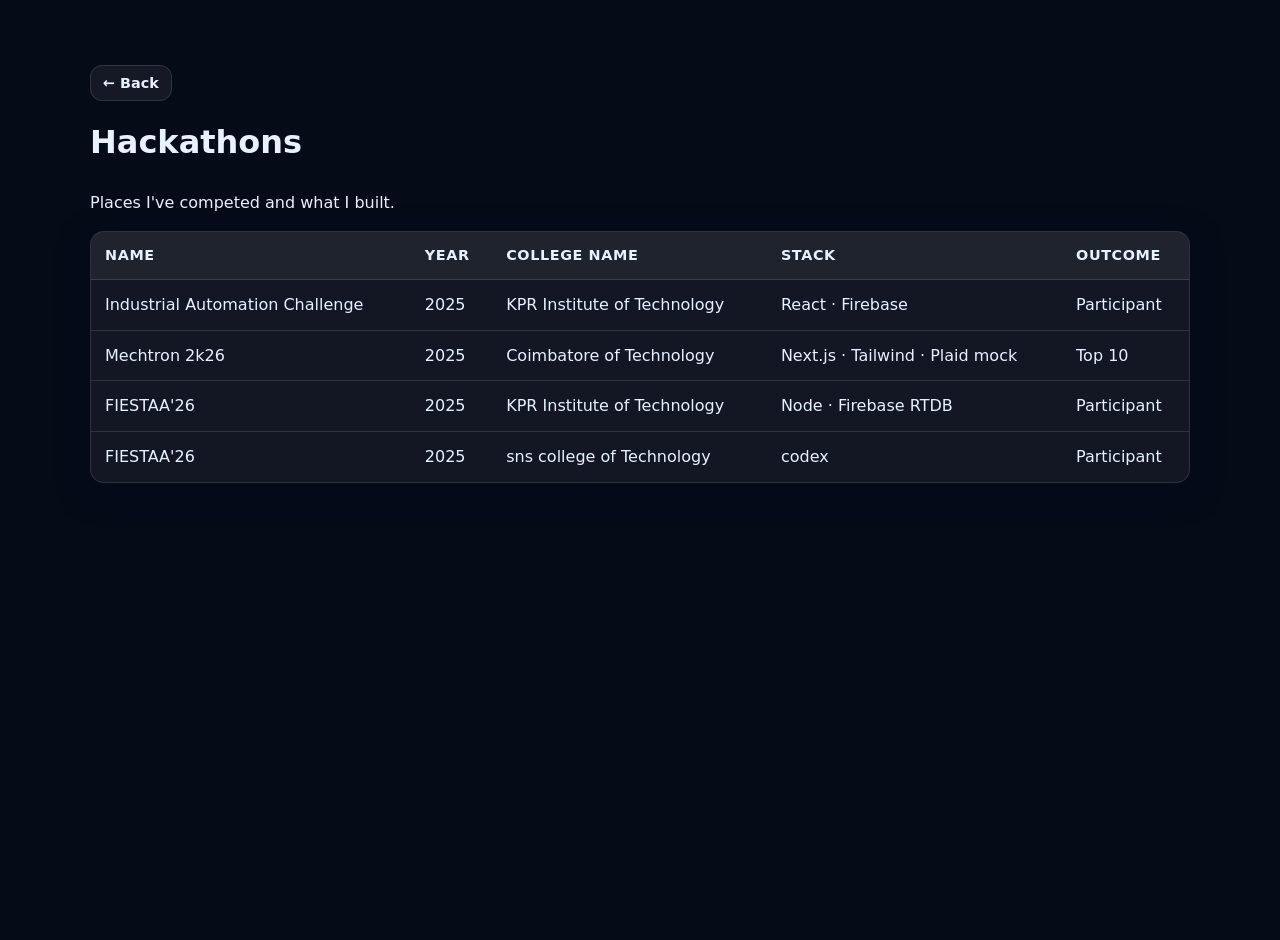
<file: od/hackathons.html>
<!DOCTYPE html>
<html lang="en">
<head>
  <meta charset="UTF-8">
  <meta name="viewport" content="width=device-width, initial-scale=1.0">
  <title>Hackathons – Abiram</title>
  <link rel="stylesheet" href="styles.css">
  <style>
    .table-wrap {
      background: var(--card);
      border: 1px solid var(--border);
      border-radius: 14px;
      overflow-x: auto;
      box-shadow: var(--shadow-soft);
    }
    table {
      width: 100%;
      border-collapse: collapse;
      color: var(--text);
      min-width: 720px;
    }
    th, td {
      padding: 12px 14px;
      border-bottom: 1px solid var(--border);
      text-align: left;
    }
    th {
      background: rgba(255,255,255,0.05);
      text-transform: uppercase;
      letter-spacing: 0.6px;
      font-size: 0.9rem;
    }
    tr:nth-child(every) { background: none; }
    tr:hover { background: rgba(255,255,255,0.03); }
  </style>
</head>
<body>
  <main style="width:min(1100px,95vw);margin:40px auto 80px;">
    <a href="index.html" class="btn btn-ghost btn-small" style="margin-bottom:14px;">← Back</a>
    <h1>Hackathons</h1>
    <p class="muted">Places I've competed and what I built.</p>

    <div class="table-wrap">
      <table>
        <thead>
          <tr>
            <th>Name</th>
            <th>Year</th>
            <th>College Name</th>
            <th>Stack</th>
            <th>Outcome</th>
          </tr>
        </thead>
        <tbody>
          <tr>
            <td>Industrial Automation Challenge</td>
            <td>2025</td>
            <td>KPR Institute of Technology</td>
            <td>React · Firebase</td>
            <td>Participant</td>
          </tr>
          <tr>
            <td>Mechtron 2k26</td>
            <td>2025</td>
            <td>Coimbatore of Technology</td>
            <td>Next.js · Tailwind · Plaid mock</td>
            <td>Top 10</td>
          </tr>
          <tr>
            <td>FIESTAA'26</td>
            <td>2025</td>
            <td>KPR Institute of Technology</td>
            <td>Node · Firebase RTDB</td>
            <td>Participant</td>
          </tr>
          <tr>
 <td>FIESTAA'26</td>
            <td>2025</td>
            <td>sns college of Technology</td>
            <td>codex </td>
            <td>Participant</td>
          </tr>
          <tr>

        </tbody>
      </table>
    </div>
  </main>
</body>
</html>
</file>
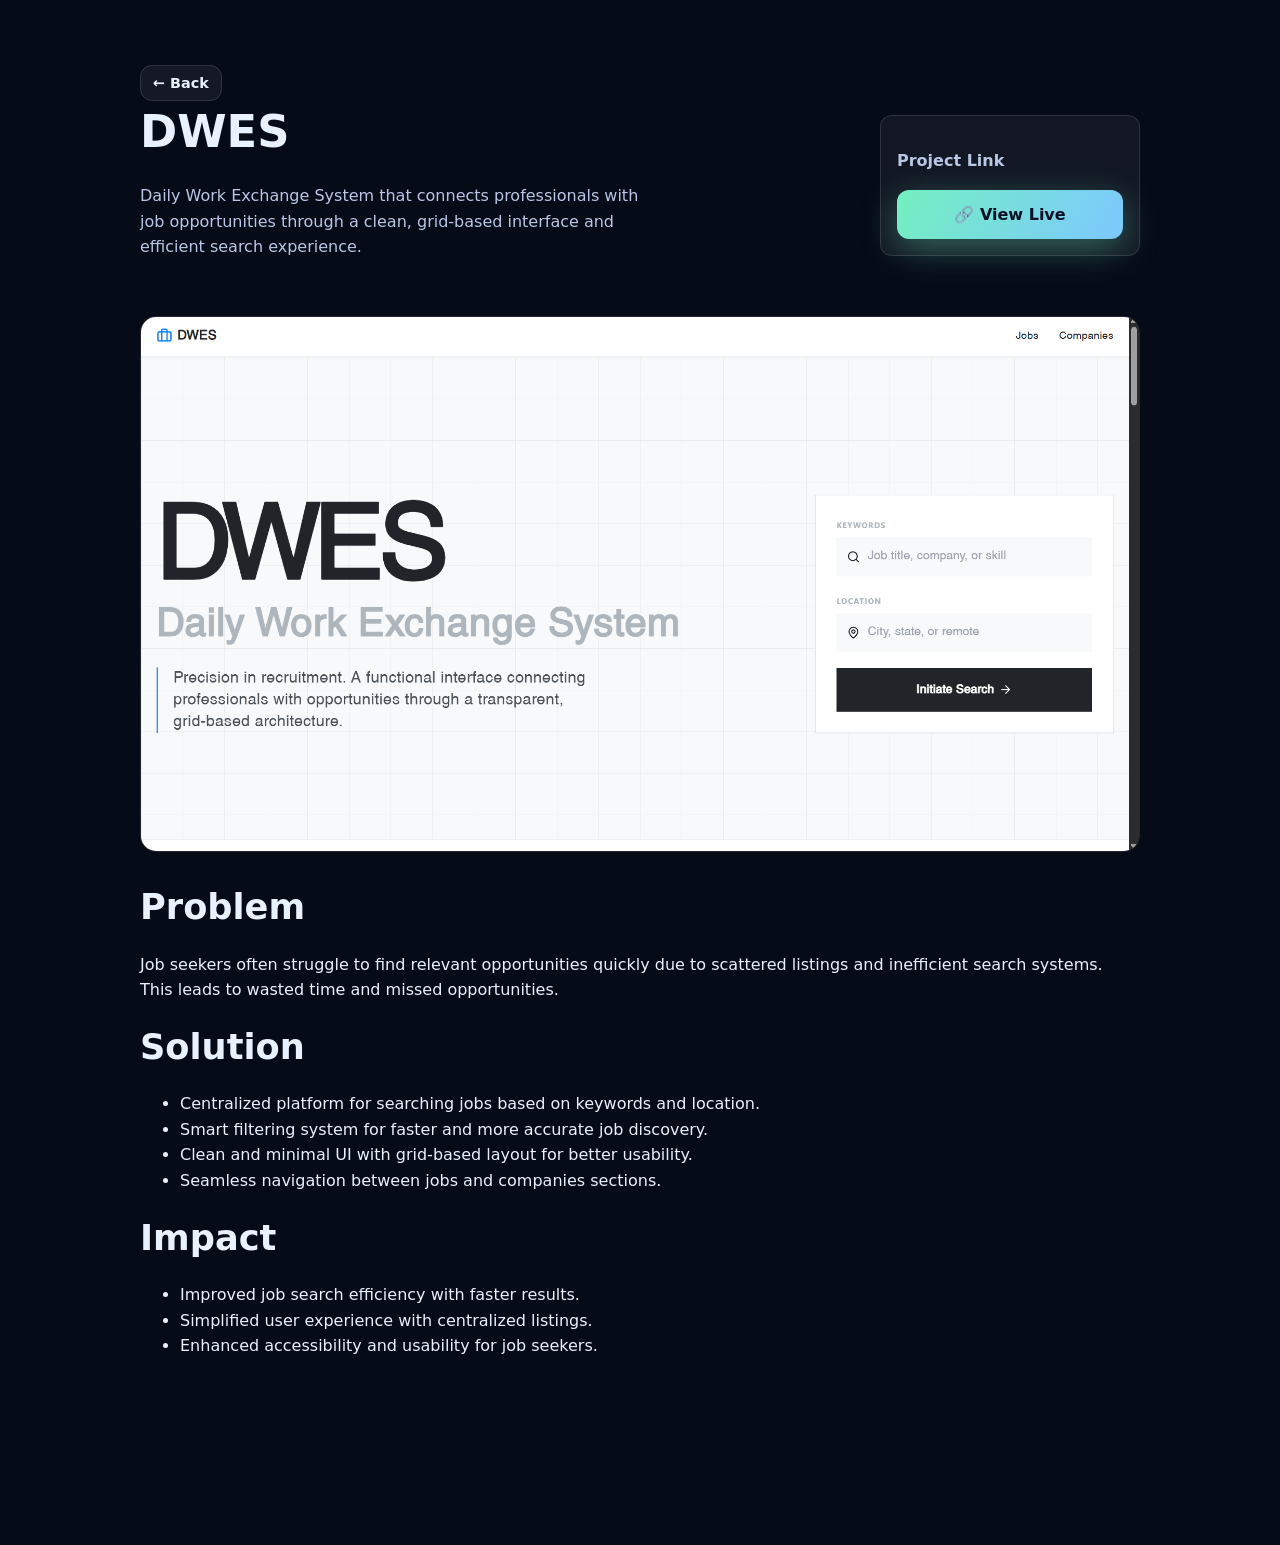
<file: od/project-dwes.html>
<!DOCTYPE html>
<html lang="en">
<head>
  <meta charset="UTF-8">
  <meta name="viewport" content="width=device-width, initial-scale=1.0">
  <title>DWES – Case Study</title>
  <link rel="stylesheet" href="styles.css">
  <style>
    .case-hero {
      display: flex;
      justify-content: space-between;
      align-items: center;
      gap: 32px;
      margin-bottom: 26px;
    }
    .case-hero h1 { margin: 0; font-size: clamp(2.2rem, 4vw, 2.8rem); }
    .case-hero p { color: var(--muted); max-width: 520px; }
    .case-card {
      background: var(--card);
      border: 1px solid var(--border);
      border-radius: 12px;
      padding: 16px;
      width: 260px;
    }
    .case-card a { display: block; text-align: center; margin-top: 10px; }
    .case-img {
      width: 100%;
      border-radius: 16px;
      border: 1px solid var(--border);
      margin: 14px 0;
      object-fit: cover;
    }
    @media(max-width:768px){
      .case-hero{flex-direction: column; align-items: flex-start;}
      .case-card{width: 100%;}
    }
  </style>
</head>
<body>
  <main style="width:min(1000px,95vw);margin:40px auto 80px;">
    <a href="projects.html" class="btn btn-ghost btn-small" style="margin-bottom:14px;">← Back</a>

    <section class="case-hero">
      <div class="hero-text">
        <h1>DWES</h1>
        <p>Daily Work Exchange System that connects professionals with job opportunities through a clean, grid-based interface and efficient search experience.</p>
      </div>
      <div class="case-card">
        <p><strong>Project Link</strong></p>
        <a href="https://ocufoq-my-site-g71odggq-abiramsureshbabu.wix-vibe.com/" target="_blank" class="btn btn-primary">🔗 View Live</a>
      </div>
    </section>

    <img class="case-img" src="images/dwes.png" alt="DWES dashboard">

    <h2>Problem</h2>
    <p>Job seekers often struggle to find relevant opportunities quickly due to scattered listings and inefficient search systems. This leads to wasted time and missed opportunities.</p>

    <h2>Solution</h2>
    <ul>
      <li>Centralized platform for searching jobs based on keywords and location.</li>
      <li>Smart filtering system for faster and more accurate job discovery.</li>
      <li>Clean and minimal UI with grid-based layout for better usability.</li>
      <li>Seamless navigation between jobs and companies sections.</li>
    </ul>

    <h2>Impact</h2>
    <ul>
      <li>Improved job search efficiency with faster results.</li>
      <li>Simplified user experience with centralized listings.</li>
      <li>Enhanced accessibility and usability for job seekers.</li>
    </ul>
  </main>
</body>
</html>
</file>
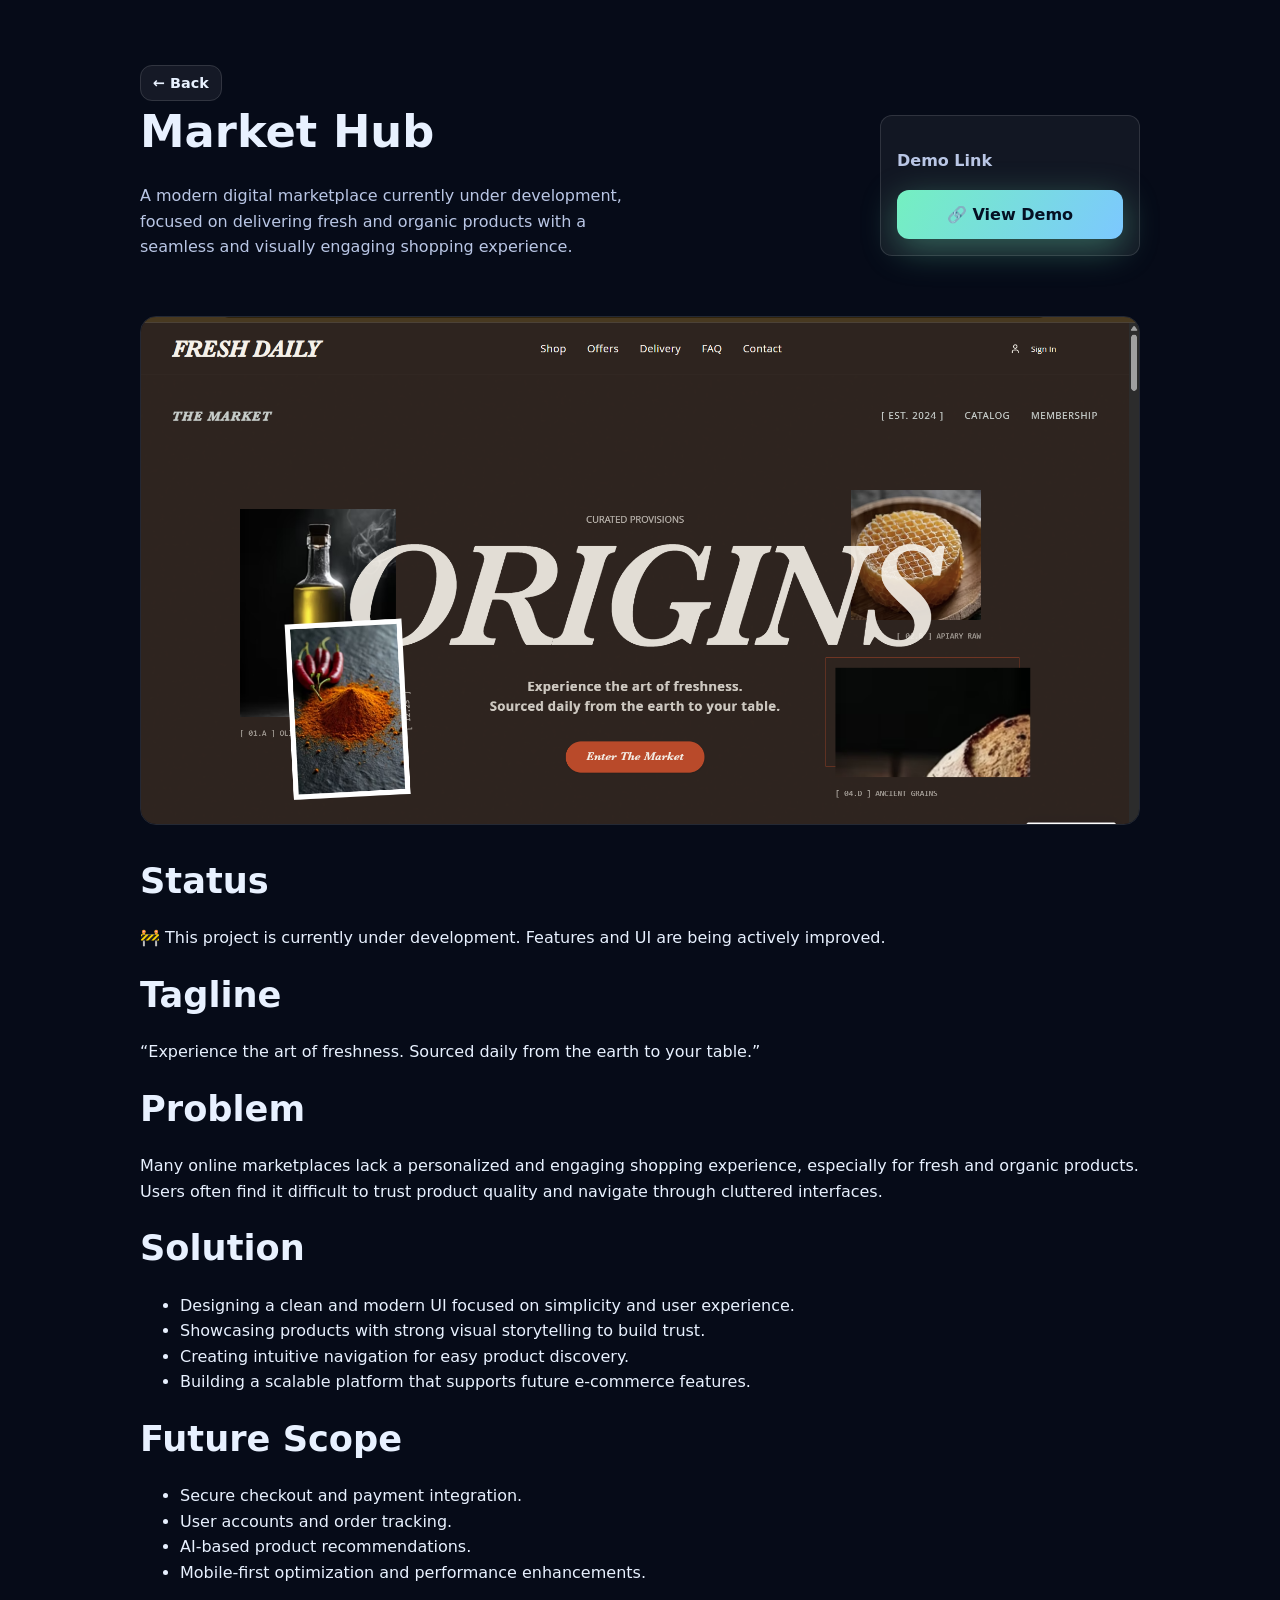
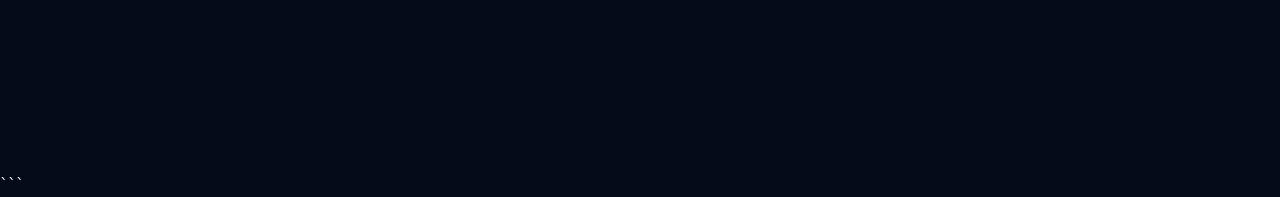
<file: od/project-market.html>
<!DOCTYPE html>
<html lang="en">
<head>
  <meta charset="UTF-8">
  <meta name="viewport" content="width=device-width, initial-scale=1.0">
  <title>Market Hub – Case Study</title>
  <link rel="stylesheet" href="styles.css">
  <style>
    .case-hero {
      display: flex;
      justify-content: space-between;
      align-items: center;
      gap: 32px;
      margin-bottom: 26px;
    }
    .case-hero h1 { margin: 0; font-size: clamp(2.2rem, 4vw, 2.8rem); }
    .case-hero p { color: var(--muted); max-width: 520px; }
    .case-card {
      background: var(--card);
      border: 1px solid var(--border);
      border-radius: 12px;
      padding: 16px;
      width: 260px;
    }
    .case-card a { display: block; text-align: center; margin-top: 10px; }
    .case-img {
      width: 100%;
      border-radius: 16px;
      border: 1px solid var(--border);
      margin: 14px 0;
      object-fit: cover;
    }
    @media(max-width:768px){
      .case-hero{flex-direction: column; align-items: flex-start;}
      .case-card{width: 100%;}
    }
  </style>
</head>
<body>
  <main style="width:min(1000px,95vw);margin:40px auto 80px;">
    <a href="projects.html" class="btn btn-ghost btn-small" style="margin-bottom:14px;">← Back</a>

    <section class="case-hero">
      <div class="hero-text">
        <h1>Market Hub</h1>
        <p>
          A modern digital marketplace currently under development, focused on delivering fresh and organic products with a seamless and visually engaging shopping experience.
        </p>
      </div>
      <div class="case-card">
        <p><strong>Demo Link</strong></p>
        <a href="https://rjjhdq-my-site-xrrnvex0-abiramsureshbabu.wix-vibe.com/" target="_blank" class="btn btn-primary">
          🔗 View Demo
        </a>
      </div>
    </section>

    <img class="case-img" src="images/market-hub.png" alt="Market Hub storefront">

    <h2>Status</h2>
    <p>🚧 This project is currently under development. Features and UI are being actively improved.</p>

    <h2>Tagline</h2>
    <p>“Experience the art of freshness. Sourced daily from the earth to your table.”</p>

    <h2>Problem</h2>
    <p>
      Many online marketplaces lack a personalized and engaging shopping experience, especially for fresh and organic products. Users often find it difficult to trust product quality and navigate through cluttered interfaces.
    </p>

    <h2>Solution</h2>
    <ul>
      <li>Designing a clean and modern UI focused on simplicity and user experience.</li>
      <li>Showcasing products with strong visual storytelling to build trust.</li>
      <li>Creating intuitive navigation for easy product discovery.</li>
      <li>Building a scalable platform that supports future e-commerce features.</li>
    </ul>

    <h2>Future Scope</h2>
    <ul>
      <li>Secure checkout and payment integration.</li>
      <li>User accounts and order tracking.</li>
      <li>AI-based product recommendations.</li>
      <li>Mobile-first optimization and performance enhancements.</li>
    </ul>

  </main>
</body>
</html>
```
</file>
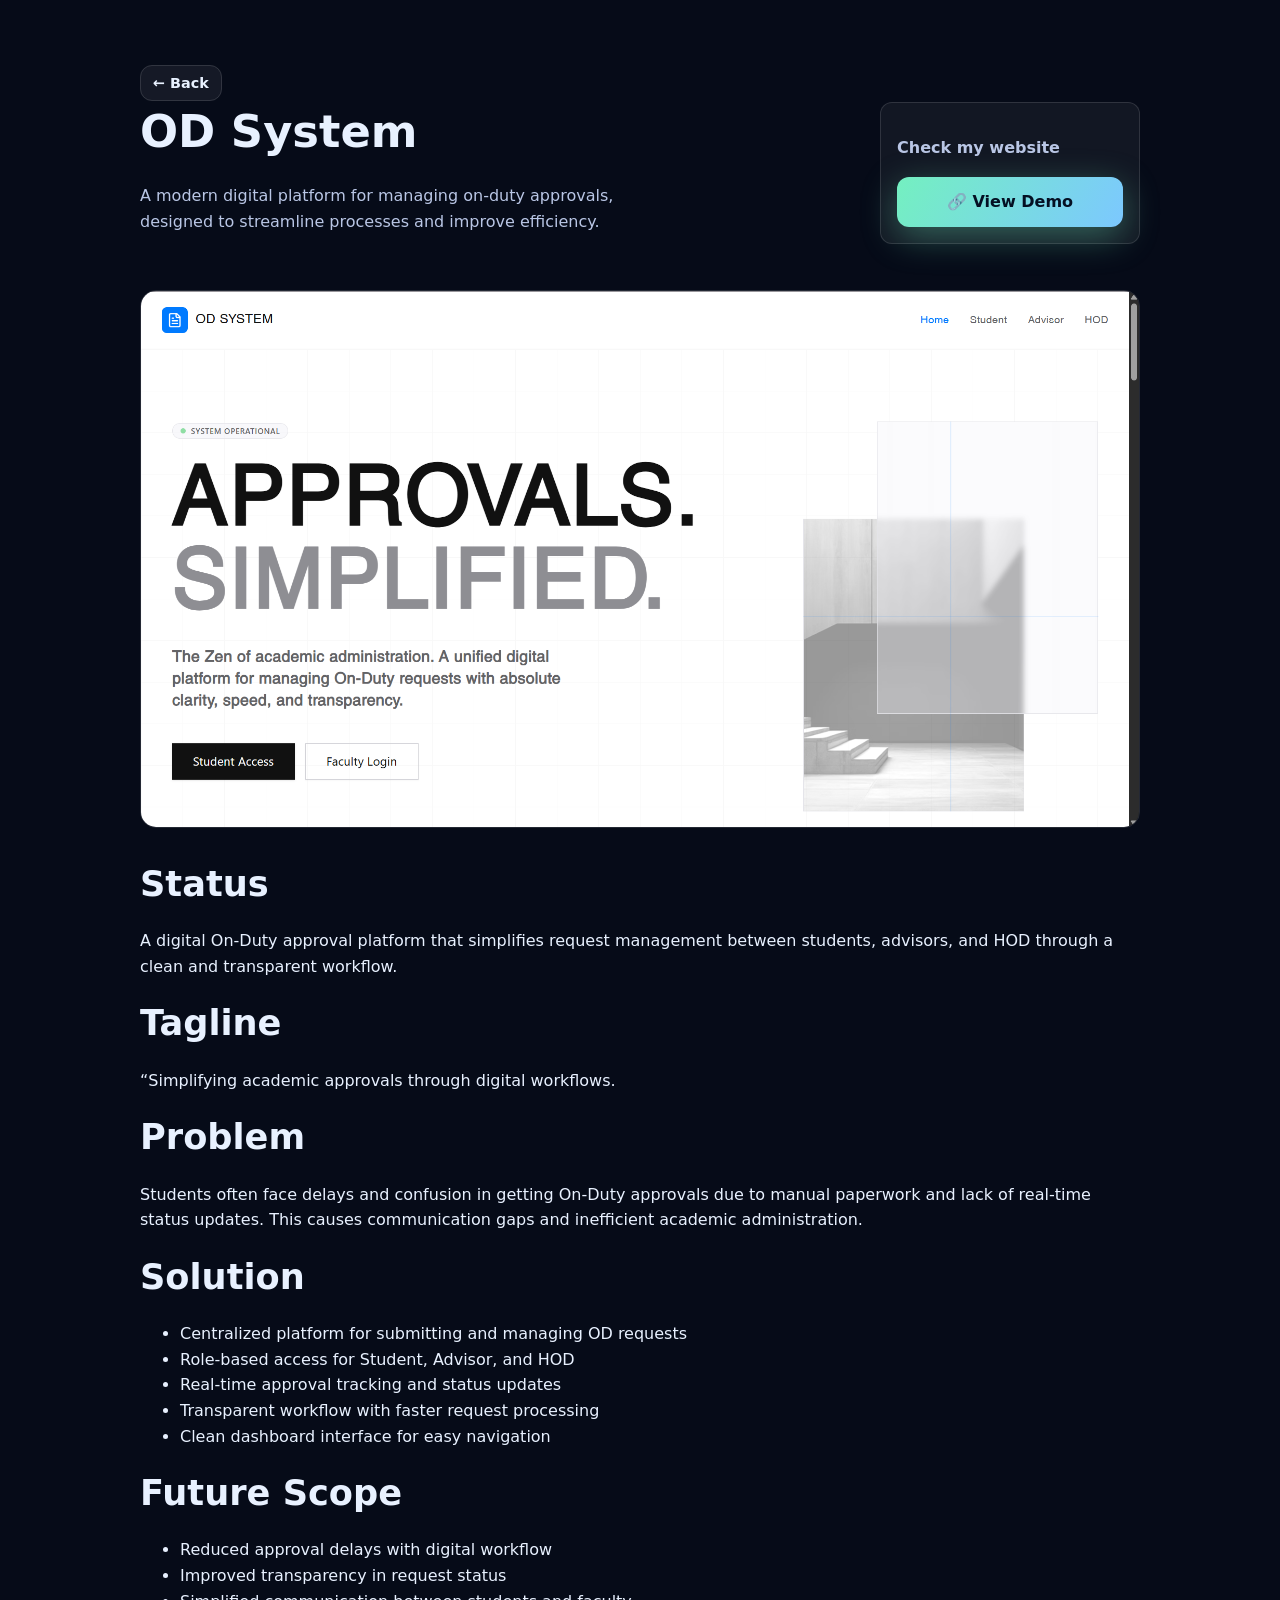
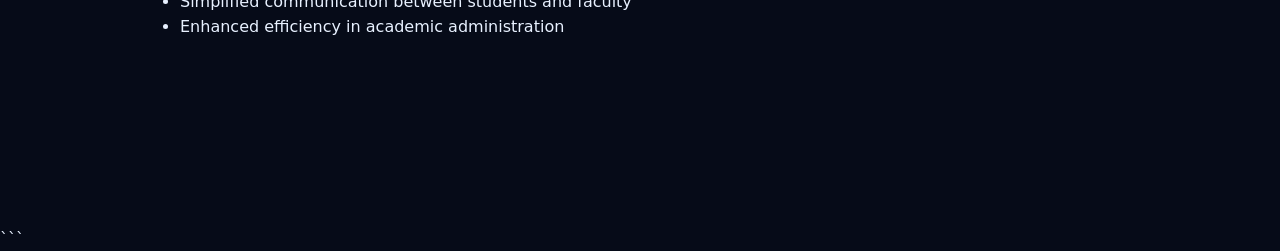
<file: od/project-od.html>
<!DOCTYPE html>
<html lang="en">
<head>
  <meta charset="UTF-8">
  <meta name="viewport" content="width=device-width, initial-scale=1.0">
  <title>Market Hub – Case Study</title>
  <link rel="stylesheet" href="styles.css">
  <style>
    .case-hero {
      display: flex;
      justify-content: space-between;
      align-items: center;
      gap: 32px;
      margin-bottom: 26px;
    }
    .case-hero h1 { margin: 0; font-size: clamp(2.2rem, 4vw, 2.8rem); }
    .case-hero p { color: var(--muted); max-width: 520px; }
    .case-card {
      background: var(--card);
      border: 1px solid var(--border);
      border-radius: 12px;
      padding: 16px;
      width: 260px;
    }
    .case-card a { display: block; text-align: center; margin-top: 10px; }
    .case-img {
      width: 100%;
      border-radius: 16px;
      border: 1px solid var(--border);
      margin: 14px 0;
      object-fit: cover;
    }
    @media(max-width:768px){
      .case-hero{flex-direction: column; align-items: flex-start;}
      .case-card{width: 100%;}
    }
  </style>
</head>
<body>
  <main style="width:min(1000px,95vw);margin:40px auto 80px;">
    <a href="projects.html" class="btn btn-ghost btn-small" style="margin-bottom:14px;">← Back</a>

    <section class="case-hero">
      <div class="hero-text">
        <h1>OD System</h1>
        <p>
          A modern digital platform for managing on-duty approvals, designed to streamline processes and improve efficiency.
        </p>
      </div>
      <div class="case-card">
        <p><strong>Check my website</strong></p>
        <a href="https://1abx4f-my-site-oxbnwubi-snsabiram.wix-vibe-site.com/" target="_blank" class="btn btn-primary"> 
          🔗 View Demo
        </a>
      </div>
    </section>

    <img class="case-img" src="images/od-system.png" alt="OD System approvals interface">

    <h2>Status</h2>
    <p>A digital On-Duty approval platform that simplifies request management between students, advisors, and HOD through a clean and transparent workflow.

    <h2>Tagline</h2>
    <p>“Simplifying academic approvals through digital workflows.

    <h2>Problem</h2>
    <p>
      Students often face delays and confusion in getting On-Duty approvals due to manual paperwork and lack of real-time status updates. This causes communication gaps and inefficient academic administration.
    </p>

    <h2>Solution</h2>
    <ul>
      <li>Centralized platform for submitting and managing OD requests
      <li>Role-based access for Student, Advisor, and HOD
      <li>Real-time approval tracking and status updates
      <li>Transparent workflow with faster request processing
      <li>Clean dashboard interface for easy navigation
    </ul>

    <h2>Future Scope</h2>
    <ul>
      <li>Reduced approval delays with digital workflow
      <li>Improved transparency in request status
      <li>Simplified communication between students and faculty
      <li>Enhanced efficiency in academic administration
    </ul>

  </main>
</body>
</html>
```
</file>
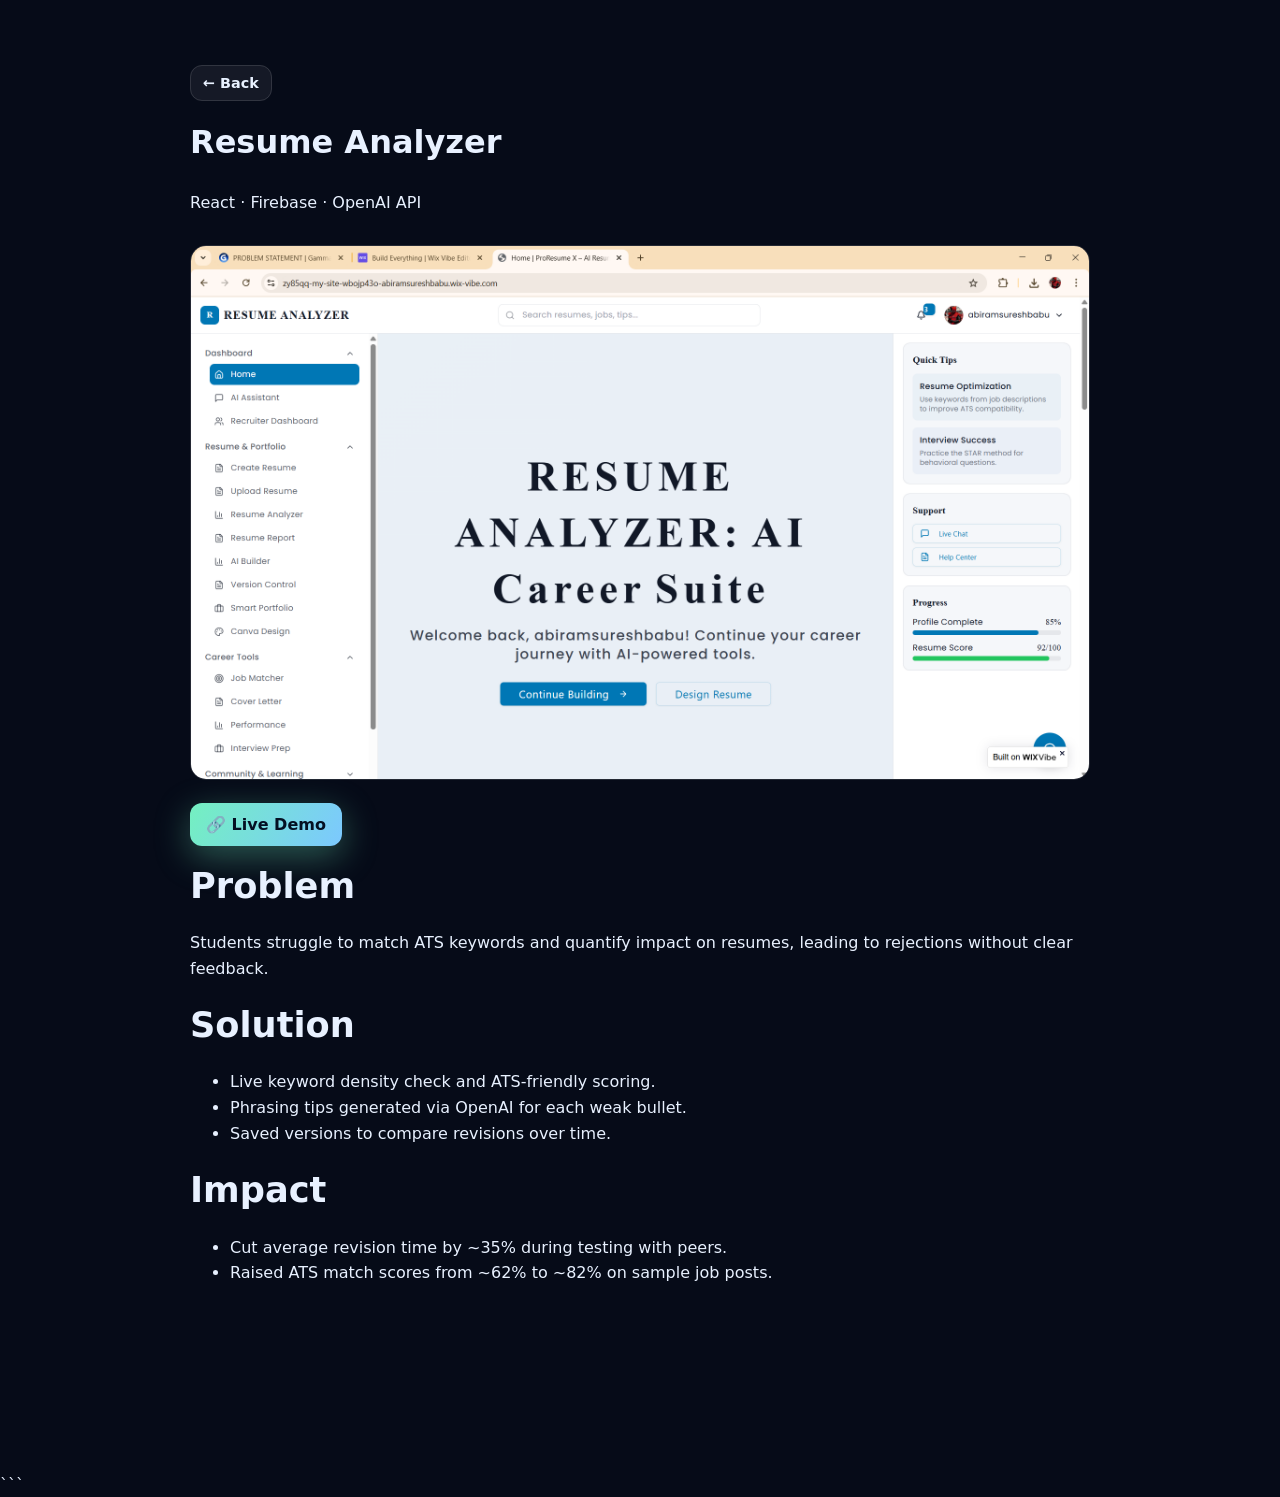
<file: od/project-resume.html>
<!DOCTYPE html>
<html lang="en">
<head>
  <meta charset="UTF-8">
  <meta name="viewport" content="width=device-width, initial-scale=1.0">
  <title>Resume Analyzer – Case Study</title>
  <link rel="stylesheet" href="styles.css">
</head>
<body>
  <main style="width:min(900px,95vw);margin:40px auto 80px;">
    
    <a href="projects.html" class="btn btn-ghost btn-small" style="margin-bottom:14px;">← Back</a>
    
    <h1>Resume Analyzer</h1>
    <p class="muted">React · Firebase · OpenAI API</p>

    <img src="images/resume-analyzer.png" alt="Resume Analyzer dashboard"
      style="width:100%;border-radius:16px;border:1px solid var(--border);margin:14px 0;">

    <!-- Live Demo Button -->
    <p style="margin:10px 0 20px;">
      <a href="https://my-site-wbojp43o-abiramsureshbabu.wix-vibe.com" 
         target="_blank" 
         rel="noopener noreferrer"
         class="btn btn-primary">
        🔗 Live Demo
      </a>
    </p>

    <h2>Problem</h2>
    <p>
      Students struggle to match ATS keywords and quantify impact on resumes, leading to rejections without clear feedback.
    </p>

    <h2>Solution</h2>
    <ul>
      <li>Live keyword density check and ATS-friendly scoring.</li>
      <li>Phrasing tips generated via OpenAI for each weak bullet.</li>
      <li>Saved versions to compare revisions over time.</li>
    </ul>

    <h2>Impact</h2>
    <ul>
      <li>Cut average revision time by ~35% during testing with peers.</li>
      <li>Raised ATS match scores from ~62% to ~82% on sample job posts.</li>
    </ul>

  </main>
</body>
</html>
```
</file>
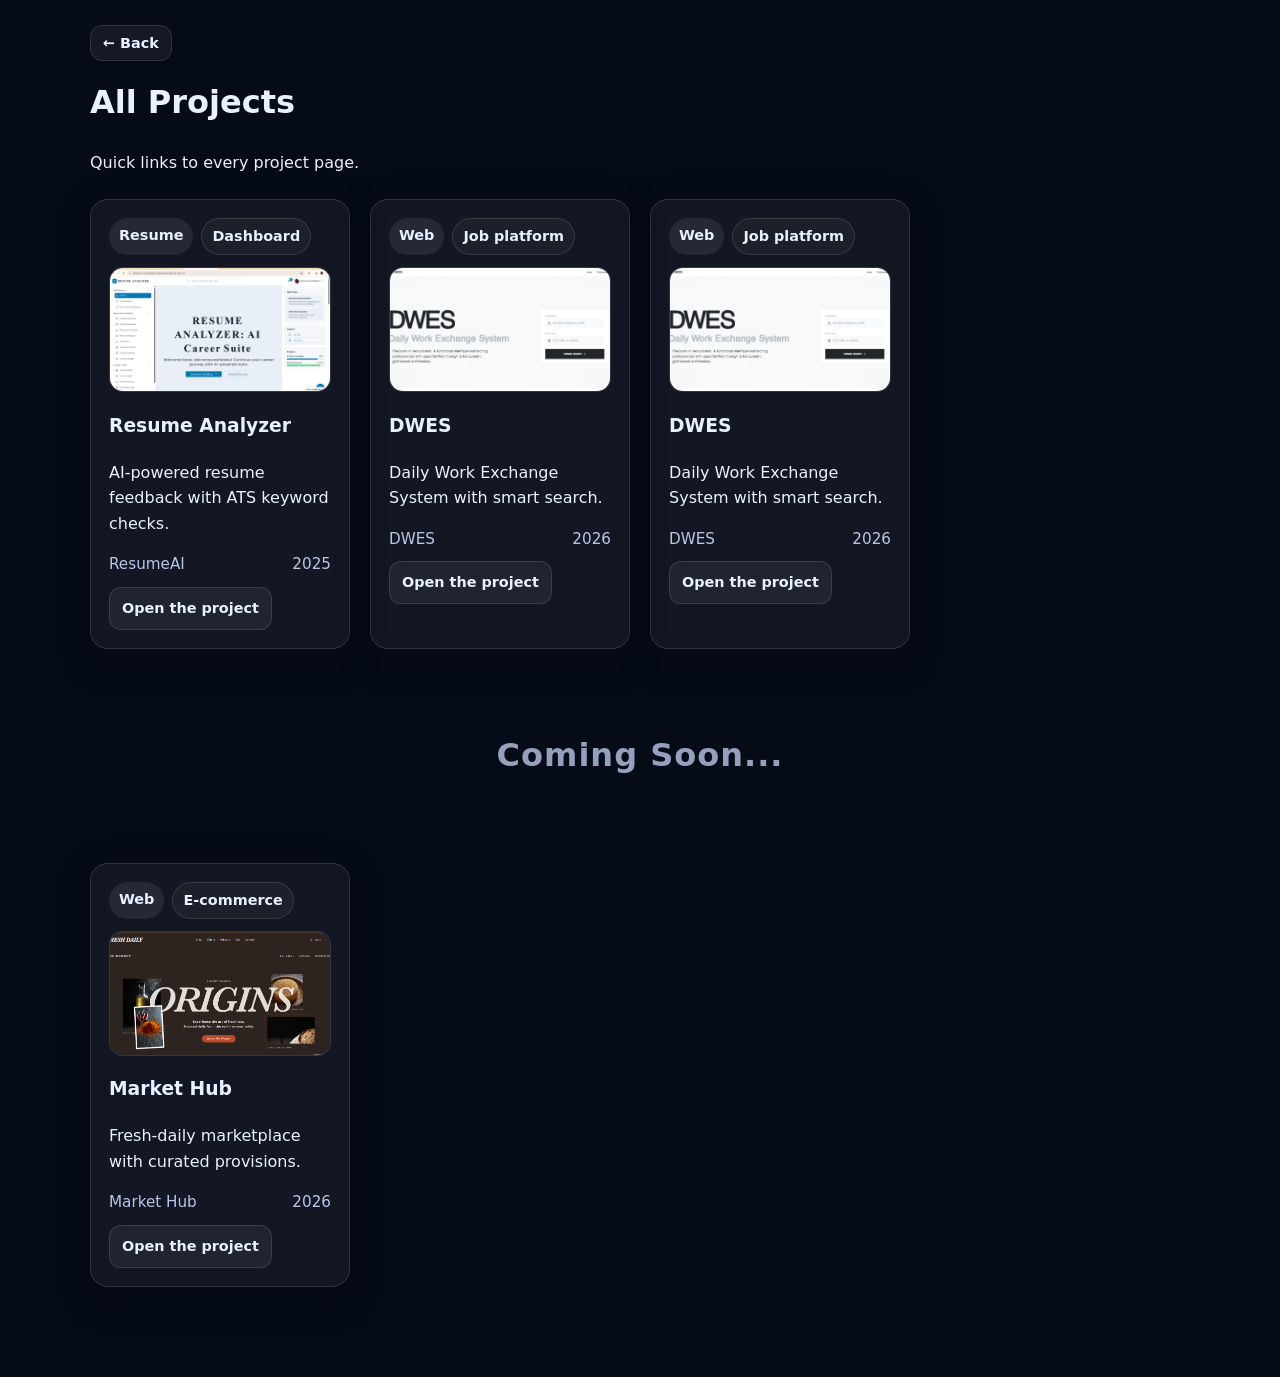
<file: od/projects.html>
<!DOCTYPE html>
<html lang="en">
<head>
  <meta charset="UTF-8">
  <meta name="viewport" content="width=device-width, initial-scale=1.0">
  <title>All Projects – Abiram</title>
  <link rel="stylesheet" href="styles.css">
</head>
<body>

<main>
  <a href="index.html" class="btn btn-ghost btn-small">← Back</a>
  
  <h1>All Projects</h1>
  <p class="muted">Quick links to every project page.</p>

  <div class="cards">

    <!-- Project 1 -->
    <article class="card">
      <div class="card-top">
        <span class="chip">Resume</span>
        <span class="chip chip-ghost">Dashboard</span>
      </div>
      <div class="card-media">
        <img src="images/resume-analyzer.png" alt="Resume Analyzer">
      </div>
      <h3>Resume Analyzer</h3>
      <p>AI-powered resume feedback with ATS keyword checks.</p>
      <div class="card-footer">
        <span>ResumeAI</span><span>2025</span>
      </div>
      <a class="btn btn-ghost btn-small" href="project-resume.html">Open the project</a>
    </article>

    <!-- Project 2 -->
    <article class="card">
      <div class="card-top">
        <span class="chip">Web</span>
        <span class="chip chip-ghost">Job platform</span>
      </div>
      <div class="card-media">
        <img src="images/dwes.png" alt="DWES">
      </div>
      <h3>DWES</h3>
      <p>Daily Work Exchange System with smart search.</p>
      <div class="card-footer">
        <span>DWES</span><span>2026</span>
      </div>
      <a class="btn btn-ghost btn-small" href="project-dwes.html">Open the project</a>
    </article>
    <article class="card">
      <div class="card-top">
        <span class="chip">Web</span>
        <span class="chip chip-ghost">Job platform</span>
      </div>
      <div class="card-media">
        <img src="images/dwes.png" alt="DWES">
      </div>
      <h3>DWES</h3>
      <p>Daily Work Exchange System with smart search.</p>
      <div class="card-footer">
        <span>DWES</span><span>2026</span>
      </div>
      <a class="btn btn-ghost btn-small" href="project-dwes.html">Open the project</a>
    </article>

    <!-- 🔥 Coming Soon (FULL WIDTH FIXED) -->
    <div class="coming-soon">
      <h1>Coming Soon...</h1>
    </div>

    <!-- Project 3 -->
    <article class="card">
      <div class="card-top">
        <span class="chip">Web</span>
        <span class="chip chip-ghost">E-commerce</span>
      </div>
      <div class="card-media">
        <img src="images/market-hub.png" alt="Market Hub">
      </div>
      <h3>Market Hub</h3>
      <p>Fresh-daily marketplace with curated provisions.</p>
      <div class="card-footer">
        <span>Market Hub</span><span>2026</span>
      </div>
      <a class="btn btn-ghost btn-small" href="project-market.html">Open the project</a>
    </article>

  </div>
</main>

</body>
</html>
</file>
<file: od/styles.css>
﻿:root {
  --bg: #060b18;
  --card: rgba(255, 255, 255, 0.05);
  --card-strong: rgba(255, 255, 255, 0.08);
  --text: #e8f1ff;
  --muted: #b9c6e5;
  --accent: #74f0c0;
  --accent-2: #7cc8ff;
  --amber: #f7c266;
  --blue: #73b7ff;
  --border: rgba(255, 255, 255, 0.12);
  --glass: rgba(255, 255, 255, 0.04);
  --radius: 18px;
  --shadow: 0 20px 60px rgba(4, 6, 18, 0.7);
  --shadow-soft: 0 10px 30px rgba(5, 10, 25, 0.5);
  --max-width: 1100px;
}

*,
*::before,
*::after {
  box-sizing: border-box;
}

html {
  scroll-behavior: smooth;
}

body {
  margin: 0;
  font-family: "Sora", "Space Grotesk", system-ui, -apple-system, sans-serif;
  background: var(--bg);
  color: var(--text);
  min-height: 100vh;
  line-height: 1.6;
  overflow-x: hidden;
}

a {
  color: inherit;
  text-decoration: none;
}

.page-bg {
  position: fixed;
  inset: 0;
  z-index: -2;
  background: radial-gradient(circle at 10% 20%, rgba(116, 240, 192, 0.12), transparent 25%),
    radial-gradient(circle at 80% 10%, rgba(124, 200, 255, 0.14), transparent 28%),
    radial-gradient(circle at 30% 80%, rgba(247, 194, 102, 0.14), transparent 26%),
    #060b18;
  pointer-events: none;
}

.bg-grid {
  position: absolute;
  inset: 0;
  background-image: linear-gradient(rgba(255, 255, 255, 0.04) 1px, transparent 1px),
    linear-gradient(90deg, rgba(255, 255, 255, 0.04) 1px, transparent 1px);
  background-size: 120px 120px;
  mask-image: radial-gradient(circle at center, rgba(0, 0, 0, 0.6), transparent 70%);
  opacity: 0.35;
}

.glow {
  position: absolute;
  filter: blur(140px);
  opacity: 0.35;
}

.glow-1 {
  width: 360px;
  height: 360px;
  background: var(--accent);
  top: 10%;
  left: 8%;
}

.glow-2 {
  width: 320px;
  height: 320px;
  background: var(--accent-2);
  bottom: 12%;
  right: 12%;
}

.nav {
  position: sticky;
  top: 0;
  z-index: 10;
  display: flex;
  align-items: center;
  justify-content: space-between;
  padding: 18px max(7vw, 24px);
  backdrop-filter: blur(12px);
  background: rgba(6, 11, 24, 0.7);
  border-bottom: 1px solid var(--border);
}

.logo {
  font-weight: 700;
  letter-spacing: 0.4px;
  display: inline-flex;
  align-items: center;
  gap: 6px;
  font-size: 1rem;
}

.logo span {
  color: var(--accent);
}

.nav-links {
  display: flex;
  gap: 18px;
  align-items: center;
}

.nav a {
  padding: 8px 10px;
  border-radius: 10px;
  color: var(--muted);
  transition: color 0.2s ease, background 0.2s ease;
}

.nav a:hover {
  color: var(--text);
  background: rgba(255, 255, 255, 0.06);
}

.nav-toggle {
  display: none;
  background: transparent;
  border: none;
  cursor: pointer;
  flex-direction: column;
  gap: 5px;
}

.nav-toggle span {
  width: 22px;
  height: 2px;
  background: var(--text);
  display: block;
}

.btn {
  border: none;
  cursor: pointer;
  font-weight: 600;
  border-radius: 12px;
  padding: 12px 16px;
  transition: transform 0.2s ease, box-shadow 0.25s ease, background 0.25s ease;
}

.btn-primary {
  background: linear-gradient(120deg, var(--accent), var(--accent-2));
  color: #041023;
  box-shadow: 0 10px 35px rgba(116, 240, 192, 0.35);
}

.btn-ghost {
  background: rgba(255, 255, 255, 0.06);
  color: var(--text);
  border: 1px solid var(--border);
}

.btn-outline {
  background: transparent;
  border: 1px solid var(--border);
  color: var(--text);
}

.btn:hover {
  transform: translateY(-2px);
}

.btn-small {
  padding: 9px 12px;
  font-size: 0.9rem;
}

main {
  width: min(var(--max-width), 95vw);
  margin: 0 auto;
  padding: 30px 0 90px;
}

.hero {
  display: grid;
  grid-template-columns: repeat(auto-fit, minmax(280px, 1fr));
  gap: 34px;
  align-items: center;
  padding: 40px 0 70px;
}

.hero-copy h1 {
  font-size: clamp(2.4rem, 5vw, 3.4rem);
  line-height: 1.1;
  margin: 12px 0;
}

.typewriter {
  width: fit-content;
  white-space: nowrap;
  overflow: hidden;
  border-right: 2px solid var(--accent);
  padding-right: 6px;
  font-weight: 700;
  letter-spacing: 0.4px;
  animation: typing 2.4s steps(16, end) 1, blink 0.8s step-end infinite;
}

@keyframes typing {
  from { width: 0; }
  to { width: 100%; }
}

@keyframes blink {
  from, to { border-color: transparent; }
  50% { border-color: var(--accent); }
}

.hero-copy p {
  color: var(--muted);
  max-width: 540px;
}

.badge {
  display: inline-flex;
  align-items: center;
  gap: 8px;
  padding: 8px 12px;
  background: rgba(255, 255, 255, 0.06);
  border: 1px solid var(--border);
  border-radius: 999px;
  color: var(--muted);
  font-weight: 600;
}

.dot {
  width: 10px;
  height: 10px;
  border-radius: 50%;
  background: var(--accent);
  display: inline-block;
}

.hero-actions {
  display: flex;
  gap: 12px;
  margin: 22px 0;
  flex-wrap: wrap;
}

.profile-photo {
  margin: 14px 0;
  width: 110px;
  height: 110px;
  border-radius: 50%;
  overflow: hidden;
  border: 2px solid var(--border);
  box-shadow: var(--shadow-soft);
}

.profile-photo img {
  width: 100%;
  height: 100%;
  object-fit: cover;
}

.hero-metrics {
  display: grid;
  grid-template-columns: repeat(auto-fit, minmax(130px, 1fr));
  gap: 12px;
  margin-top: 18px;
}

.metric-with-btn {
  display: grid;
  gap: 6px;
}

.hero-metrics strong {
  display: block;
  font-size: 1.6rem;
}

.hero-metrics span {
  color: var(--muted);
  font-size: 0.95rem;
}

.hero-card {
  position: relative;
  padding: 20px;
  background: linear-gradient(160deg, rgba(255, 255, 255, 0.08), rgba(255, 255, 255, 0.02));
  border: 1px solid var(--border);
  border-radius: 22px;
  overflow: hidden;
  box-shadow: var(--shadow);
}

.floating-tag {
  position: absolute;
  top: 16px;
  right: 16px;
  background: rgba(255, 255, 255, 0.08);
  border: 1px solid var(--border);
  border-radius: 999px;
  padding: 8px 14px;
  font-weight: 600;
  color: var(--muted);
}

.stat-block {
  display: inline-flex;
  flex-direction: column;
  gap: 6px;
  padding: 14px;
  background: rgba(116, 240, 192, 0.08);
  border: 1px solid rgba(116, 240, 192, 0.4);
  border-radius: 16px;
}

.stat-number {
  font-size: 2.2rem;
  color: var(--accent);
}

.stat-sub {
  color: var(--accent-2);
  font-weight: 600;
}

.stat-label {
  color: var(--muted);
}

.project-highlight {
  margin-top: 14px;
  padding: 14px;
  background: rgba(255, 255, 255, 0.04);
  border: 1px solid var(--border);
  border-radius: 16px;
  display: grid;
  gap: 8px;
}

.meta {
  margin: 0;
  color: var(--muted);
}

.code-block {
  background: rgba(0, 0, 0, 0.35);
  border: 1px solid var(--border);
  border-radius: 12px;
  padding: 10px 12px;
  font-family: "Space Grotesk", monospace;
  font-size: 0.9rem;
}

.code-line {
  color: var(--accent-2);
  line-height: 1.5;
}

.device-mock {
  margin-top: 18px;
  background: rgba(4, 12, 25, 0.7);
  border-radius: 24px;
  border: 1px solid var(--border);
  overflow: hidden;
}

.device-top {
  display: flex;
  gap: 6px;
  padding: 10px 12px;
}

.device-top span {
  width: 10px;
  height: 10px;
  border-radius: 50%;
  background: rgba(255, 255, 255, 0.14);
}

.device-body {
  padding: 16px;
}

.device-card {
  background: linear-gradient(140deg, rgba(124, 200, 255, 0.16), rgba(4, 12, 25, 0.9));
  border: 1px solid rgba(124, 200, 255, 0.5);
  border-radius: 16px;
  padding: 16px;
  box-shadow: var(--shadow-soft);
}

.device-title {
  color: var(--muted);
}

.device-value {
  font-size: 1.9rem;
  margin: 6px 0;
}

.device-pill {
  display: inline-block;
  padding: 6px 10px;
  background: rgba(116, 240, 192, 0.12);
  color: var(--accent);
  border-radius: 12px;
  font-weight: 700;
}

.device-chart {
  display: grid;
  grid-template-columns: repeat(5, 1fr);
  gap: 10px;
  align-items: end;
  margin-top: 16px;
  height: 120px;
}

.device-chart span {
  display: block;
  height: var(--h);
  background: linear-gradient(160deg, var(--accent), var(--accent-2));
  border-radius: 10px 10px 4px 4px;
}

.section {
  margin: 40px 0 70px;
}

.section-head {
  display: flex;
  justify-content: space-between;
  align-items: flex-end;
  gap: 12px;
  flex-wrap: wrap;
}

.eyebrow {
  text-transform: uppercase;
  letter-spacing: 1.2px;
  font-size: 0.78rem;
  color: var(--muted);
  margin: 0;
}

h2 {
  margin: 6px 0 0;
  font-size: clamp(1.8rem, 4vw, 2.2rem);
}

.link-arrow {
  color: var(--accent);
  font-weight: 700;
}

.cards {
  display: grid;
  grid-template-columns: repeat(auto-fit, minmax(260px, 1fr));
  gap: 20px;
  margin-top: 24px;
}

.card {
  background: var(--card);
  border: 1px solid var(--border);
  border-radius: var(--radius);
  padding: 18px;
  box-shadow: var(--shadow-soft);
  transition: transform 0.2s ease, border-color 0.2s ease, box-shadow 0.25s ease;
  backdrop-filter: blur(10px);
}

.card:hover {
  transform: translateY(-4px);
  border-color: rgba(116, 240, 192, 0.5);
  box-shadow: 0 20px 50px rgba(4, 10, 20, 0.6);
}

.card-top {
  display: flex;
  gap: 8px;
  flex-wrap: wrap;
}

.chip {
  background: rgba(255, 255, 255, 0.08);
  border-radius: 999px;
  padding: 6px 10px;
  font-weight: 600;
  font-size: 0.9rem;
}

.chip-ghost {
  background: rgba(255, 255, 255, 0.04);
  border: 1px solid var(--border);
}

.card-visual {
  height: 160px;
  border-radius: 14px;
  margin: 14px 0;
  border: 1px solid rgba(255, 255, 255, 0.09);
  box-shadow: inset 0 0 40px rgba(0, 0, 0, 0.35);
}

.card-media {
  border-radius: 14px;
  overflow: hidden;
  border: 1px solid var(--border);
  margin: 12px 0;
  aspect-ratio: 16 / 9;
  background: rgba(255, 255, 255, 0.02);
}

.card-media img {
  width: 100%;
  height: 100%;
  object-fit: cover;
  display: block;
}

.card-notes {
  list-style: none;
  padding-left: 0;
  margin: 10px 0 6px;
  color: var(--muted);
  display: grid;
  gap: 4px;
}

.card .btn-small {
  margin-top: 10px;
  display: inline-block;
}

.gradient-1 {
  background: radial-gradient(circle at 30% 30%, rgba(116, 240, 192, 0.4), transparent 40%),
    radial-gradient(circle at 70% 30%, rgba(124, 200, 255, 0.35), transparent 45%),
    linear-gradient(135deg, #0f1b35, #0c1324);
}

.gradient-2 {
  background: radial-gradient(circle at 30% 70%, rgba(247, 194, 102, 0.4), transparent 35%),
    radial-gradient(circle at 70% 40%, rgba(124, 200, 255, 0.35), transparent 45%),
    linear-gradient(135deg, #101933, #0a1123);
}

.gradient-3 {
  background: radial-gradient(circle at 40% 40%, rgba(124, 200, 255, 0.45), transparent 40%),
    radial-gradient(circle at 70% 60%, rgba(116, 240, 192, 0.35), transparent 45%),
    linear-gradient(135deg, #0d142a, #0c1022);
}

.card-footer {
  display: flex;
  justify-content: space-between;
  color: var(--muted);
  font-size: 0.95rem;
  margin-top: 10px;
}

.about {
  display: grid;
  gap: 18px;
  grid-template-columns: repeat(auto-fit, minmax(260px, 1fr));
}

.about-card {
  background: var(--card-strong);
  border: 1px solid var(--border);
  border-radius: var(--radius);
  padding: 18px;
  box-shadow: var(--shadow-soft);
}

.pill-row {
  display: flex;
  flex-wrap: wrap;
  gap: 10px;
  margin-top: 12px;
}

.pill {
  padding: 8px 12px;
  background: rgba(255, 255, 255, 0.06);
  border: 1px solid var(--border);
  border-radius: 999px;
}

.about-grid {
  display: grid;
  gap: 12px;
}

.about-metric {
  background: rgba(255, 255, 255, 0.03);
  border: 1px dashed var(--border);
  border-radius: var(--radius);
  padding: 16px;
}

.skills .skill-grid {
  display: grid;
  grid-template-columns: repeat(auto-fit, minmax(230px, 1fr));
  gap: 16px;
  margin-top: 20px;
}

.skill-card {
  background: var(--card);
  border: 1px solid var(--border);
  border-radius: var(--radius);
  padding: 16px;
}

.skill-card ul {
  padding-left: 18px;
  color: var(--muted);
}

.skill-card .chips {
  display: flex;
  flex-wrap: wrap;
  gap: 8px;
  list-style: none;
  padding: 0;
}

.skill-card .chips li {
  padding: 6px 10px;
  background: rgba(255, 255, 255, 0.06);
  border-radius: 12px;
}

.contact {
  display: grid;
  grid-template-columns: 1.4fr 1fr;
  gap: 16px;
  align-items: stretch;
}

.contact-card,
.contact-side {
  background: var(--card-strong);
  border: 1px solid var(--border);
  border-radius: var(--radius);
  padding: 18px;
  box-shadow: var(--shadow-soft);
}

.contact-actions {
  display: flex;
  gap: 12px;
  margin-top: 16px;
  flex-wrap: wrap;
}

.contact-side {
  display: grid;
  gap: 12px;
}

.side-row {
  display: flex;
  gap: 10px;
  align-items: center;
  background: rgba(255, 255, 255, 0.04);
  padding: 12px;
  border-radius: 12px;
}

.dot-amber {
  background: var(--amber);
}

.dot-blue {
  background: var(--accent-2);
}

.footer {
  width: min(var(--max-width), 95vw);
  margin: 0 auto 40px;
  padding: 20px 0 0;
  border-top: 1px solid var(--border);
  color: var(--muted);
  display: grid;
  grid-template-columns: repeat(auto-fit, minmax(160px, 1fr));
  gap: 12px;
  align-items: center;
}

.footer-links {
  display: flex;
  gap: 12px;
  flex-wrap: wrap;
}

.footer-copy {
  margin: 0;
  font-size: 0.95rem;
}

.modal {
  position: fixed;
  inset: 0;
  display: none;
  align-items: center;
  justify-content: center;
  z-index: 20;
}

.modal.show {
  display: flex;
}

.modal-backdrop {
  position: absolute;
  inset: 0;
  background: rgba(0, 0, 0, 0.55);
  backdrop-filter: blur(4px);
}

.modal-content {
  position: relative;
  max-width: 640px;
  width: 92vw;
  background: var(--card-strong);
  border: 1px solid var(--border);
  border-radius: 18px;
  padding: 18px;
  box-shadow: 0 24px 70px rgba(0, 0, 0, 0.65);
  z-index: 1;
  display: grid;
  gap: 10px;
}

.modal-image {
  width: 100%;
  border-radius: 12px;
  border: 1px solid var(--border);
  object-fit: cover;
}

.modal-close {
  position: absolute;
  top: 10px;
  right: 10px;
  background: rgba(255, 255, 255, 0.08);
  border: 1px solid var(--border);
  border-radius: 50%;
  width: 32px;
  height: 32px;
  color: var(--text);
  cursor: pointer;
}

.modal-problem,
.modal-solution,
.modal-stack {
  color: var(--muted);
  margin: 0;
}

.reveal {
  opacity: 0;
  transform: translateY(16px);
  transition: opacity 0.6s ease, transform 0.6s ease;
}

.reveal.visible {
  opacity: 1;
  transform: translateY(0);
}

@media (max-width: 900px) {
  .nav-links {
    position: absolute;
    top: 70px;
    right: 22px;
    background: rgba(6, 11, 24, 0.95);
    border: 1px solid var(--border);
    border-radius: 14px;
    padding: 14px;
    display: none;
    flex-direction: column;
    gap: 10px;
    width: 190px;
  }

  .nav-links.open {
    display: flex;
  }

  .nav-toggle {
    display: flex;
  }

  .nav > .btn-outline {
    display: none;
  }

  .contact {
    grid-template-columns: 1fr;
  }
}

@media (max-width: 640px) {
  .hero {
    padding-top: 10px;
  }

  .hero-card {
    order: -1;
  }

  .cards {
    grid-template-columns: 1fr;
  }

  .section {
    margin: 28px 0 60px;
  }
}
/* 🔥 Coming Soon Full Width Fix */
.coming-soon {
  grid-column: 1 / -1;
  text-align: center;
  margin: 40px 0;
}

.coming-soon h1 {
  font-size: 2rem;
  color: var(--muted);
  letter-spacing: 1px;
  opacity: 0.8;
}
</file>
